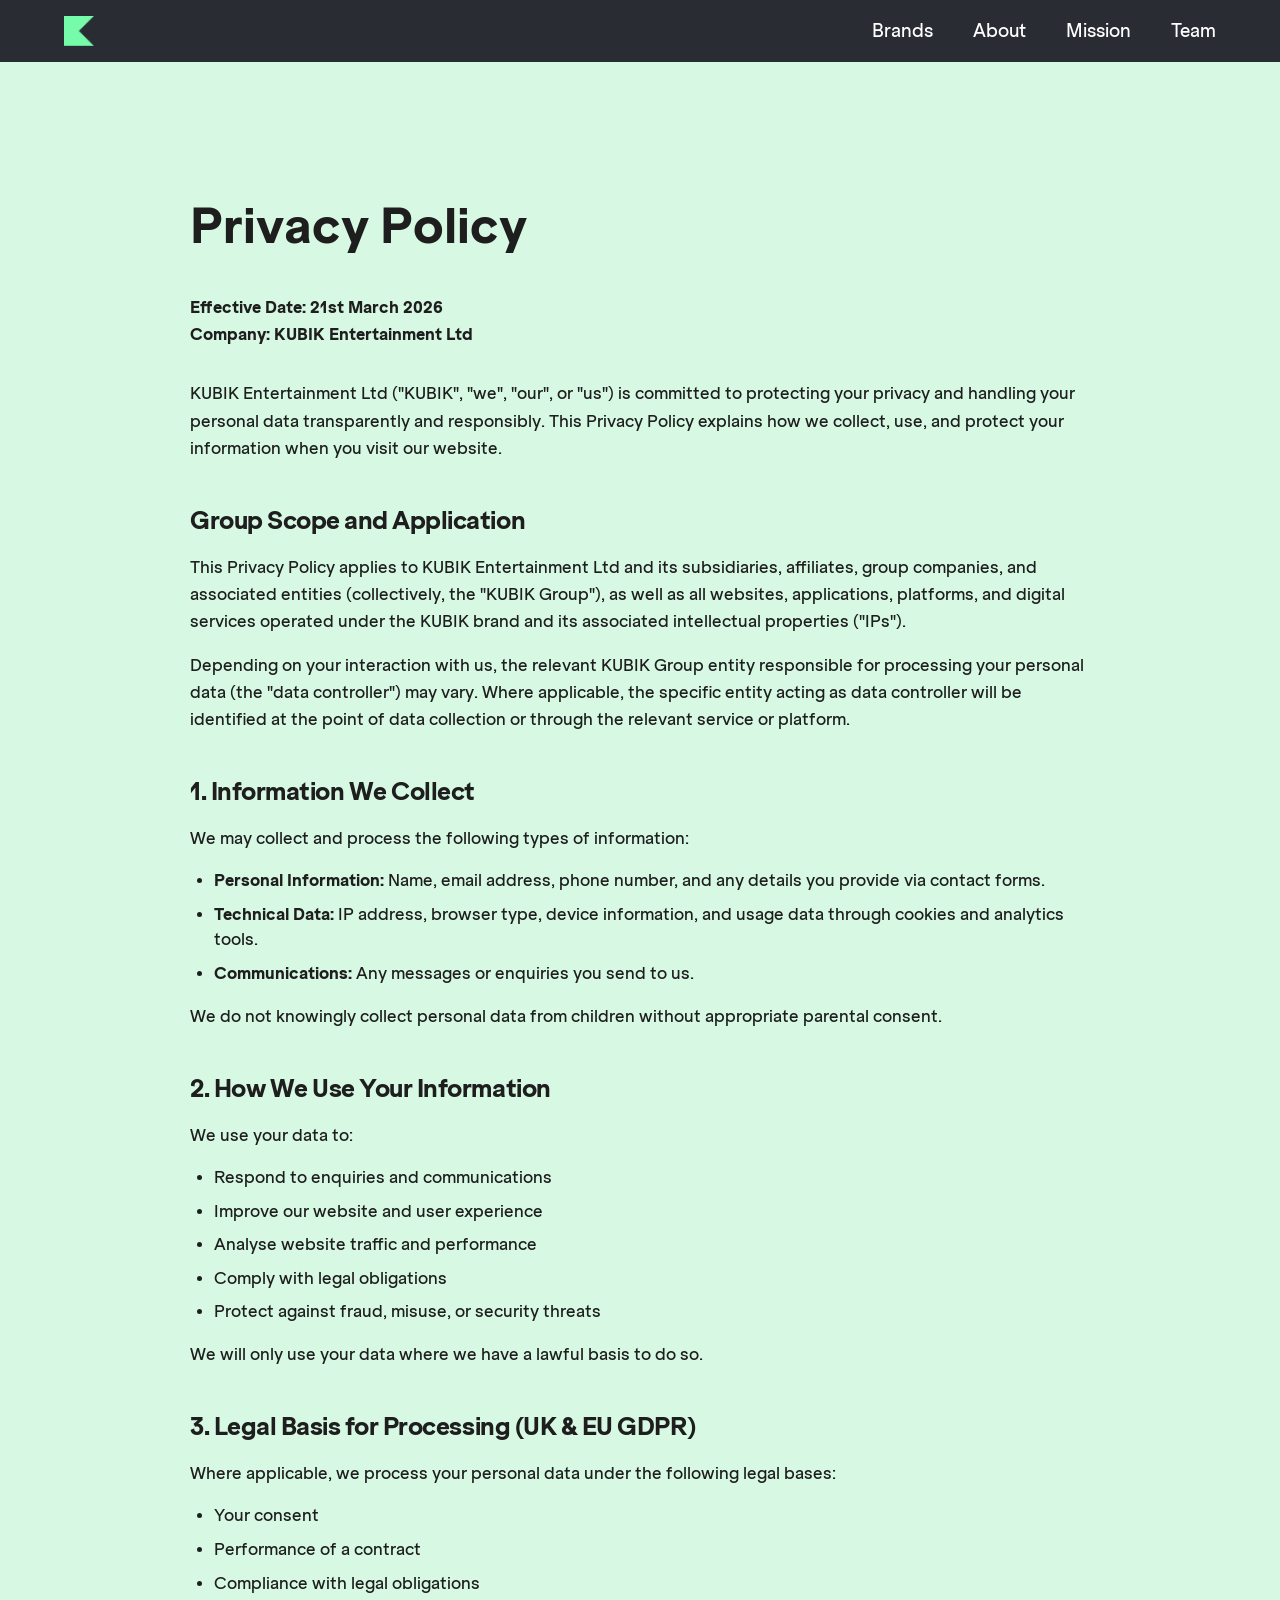
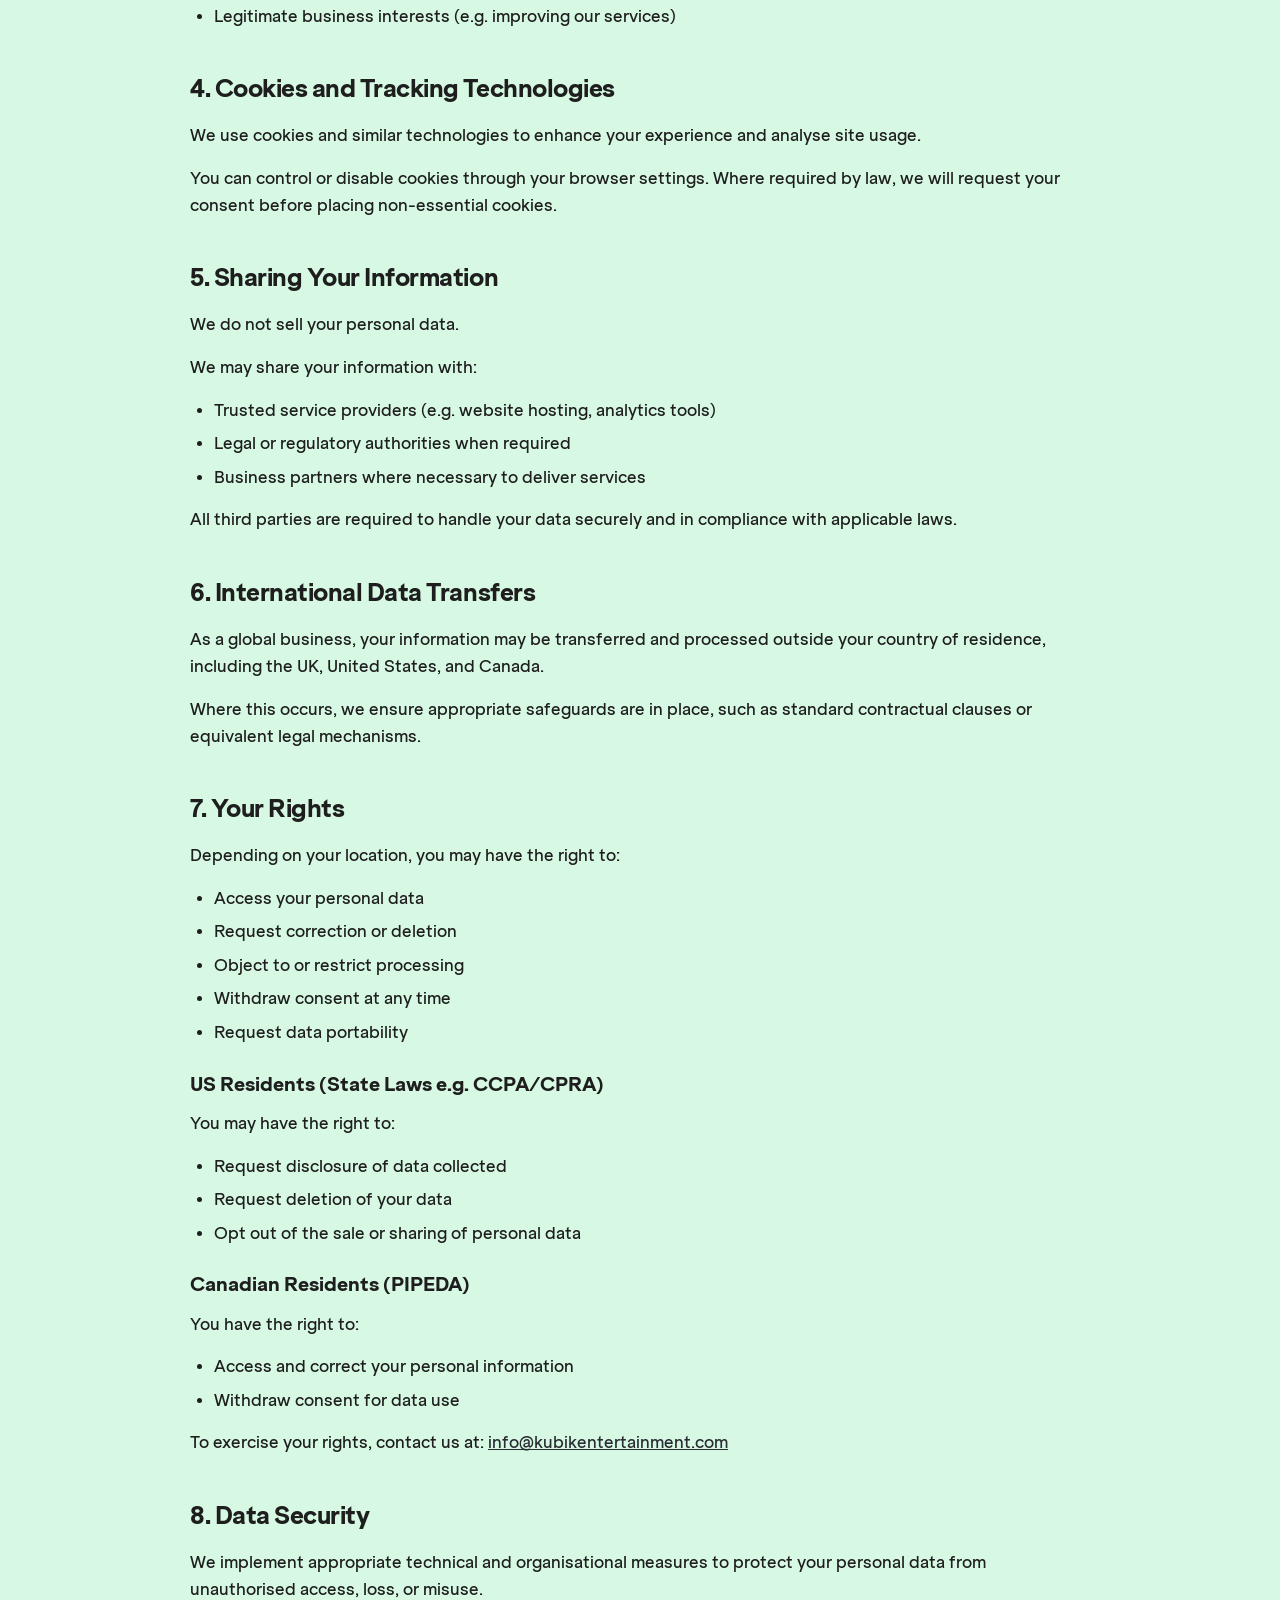
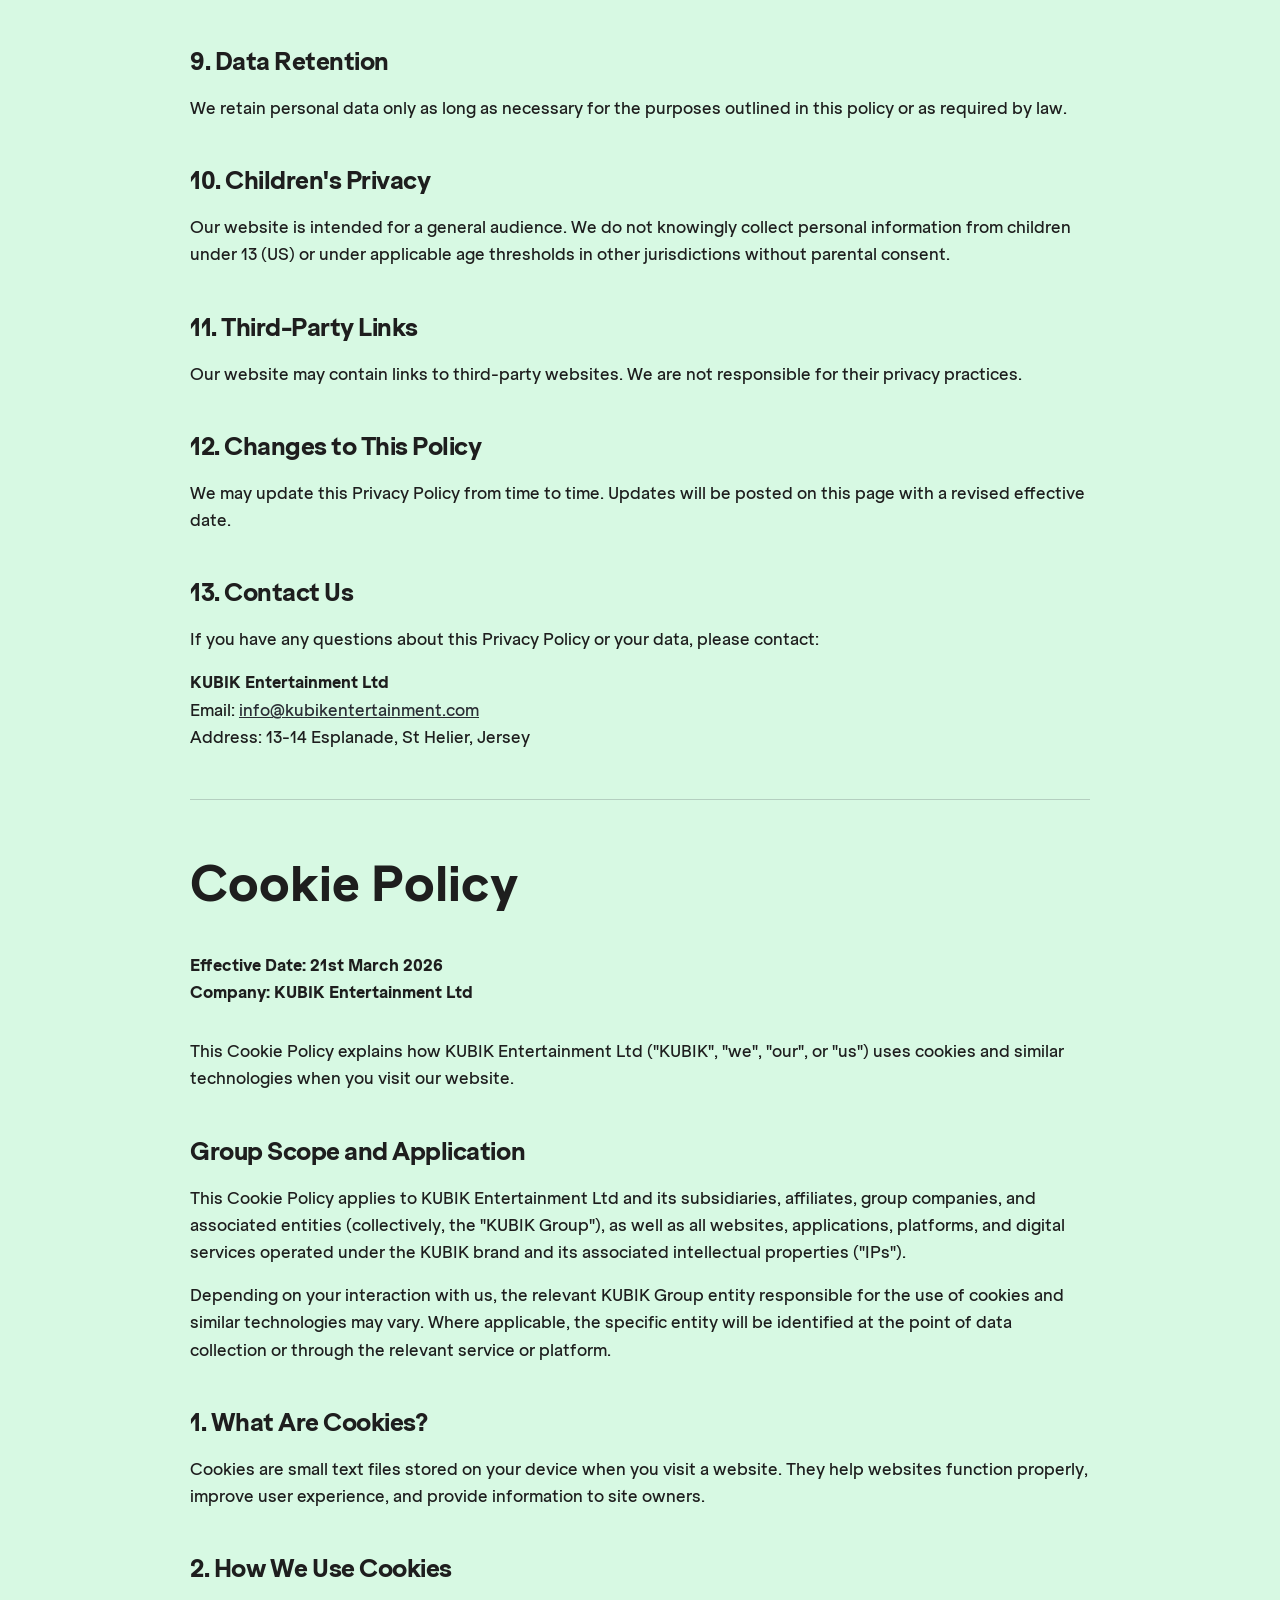
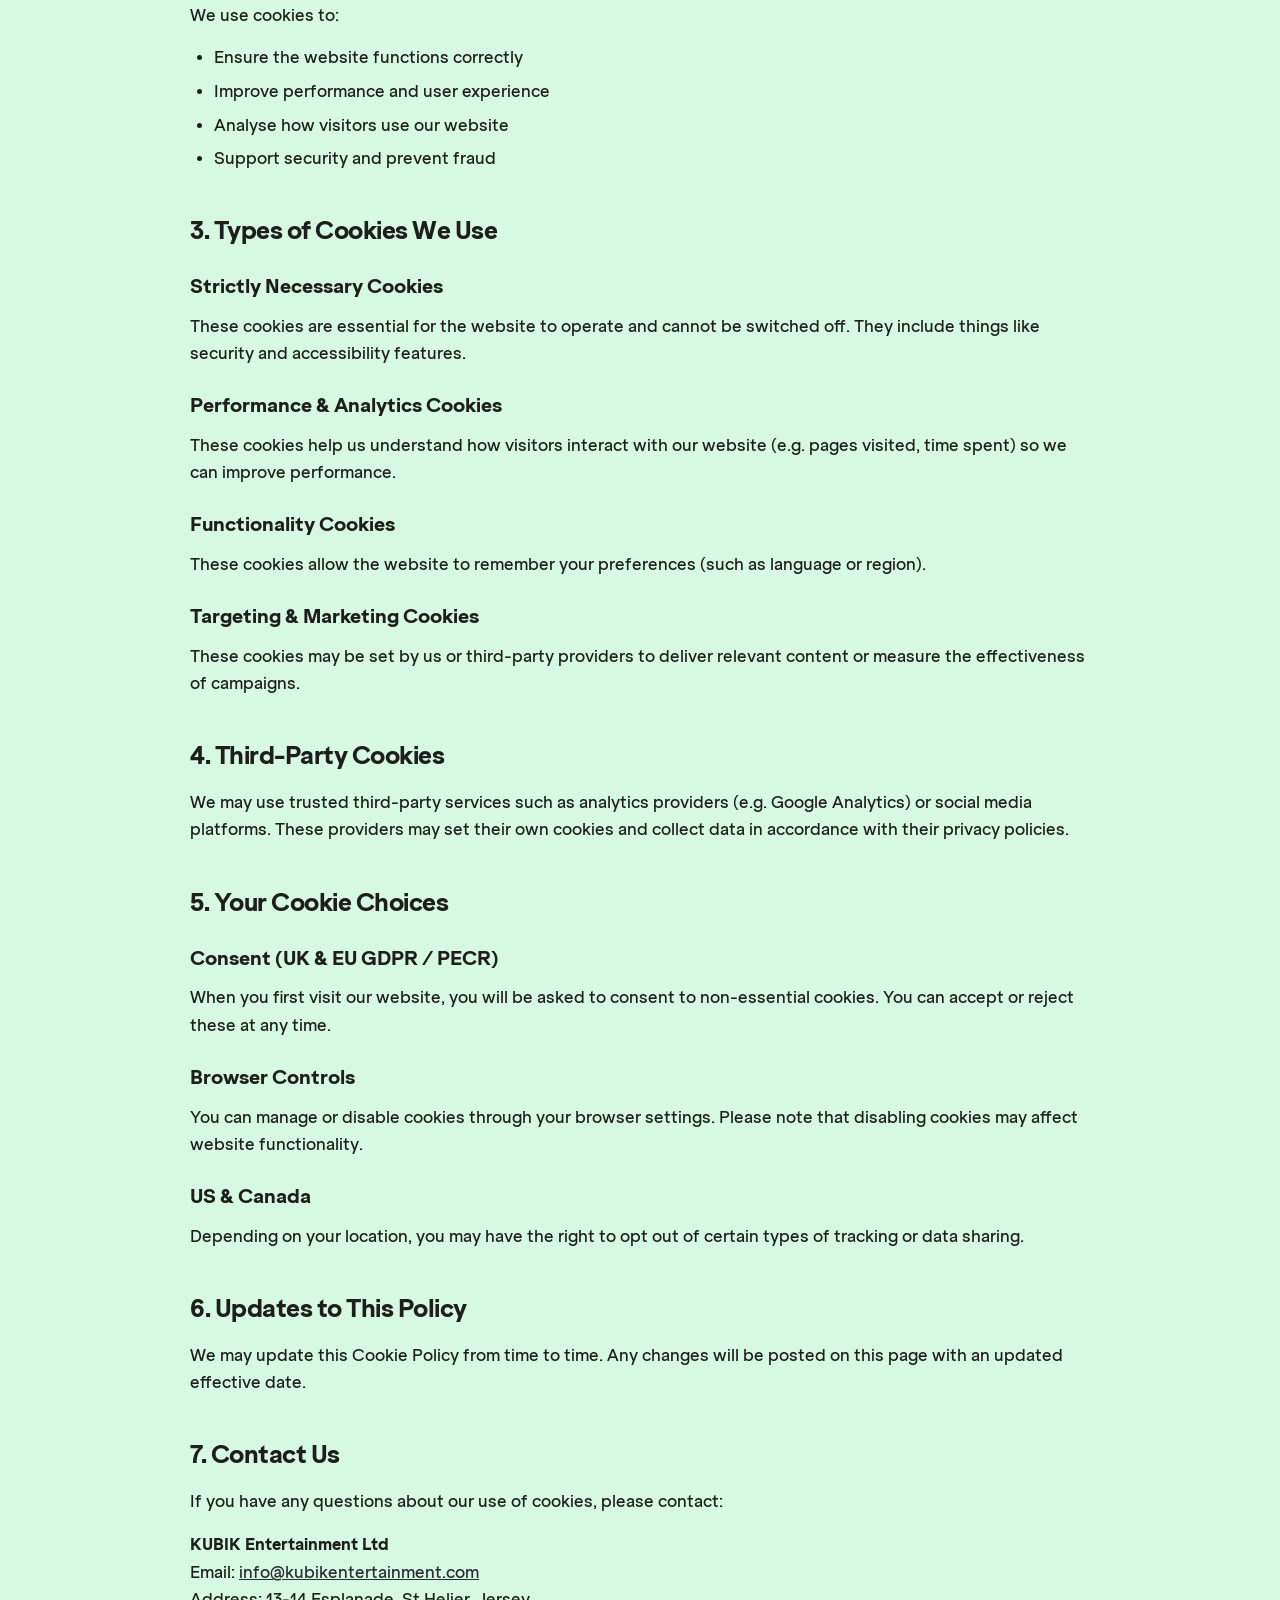
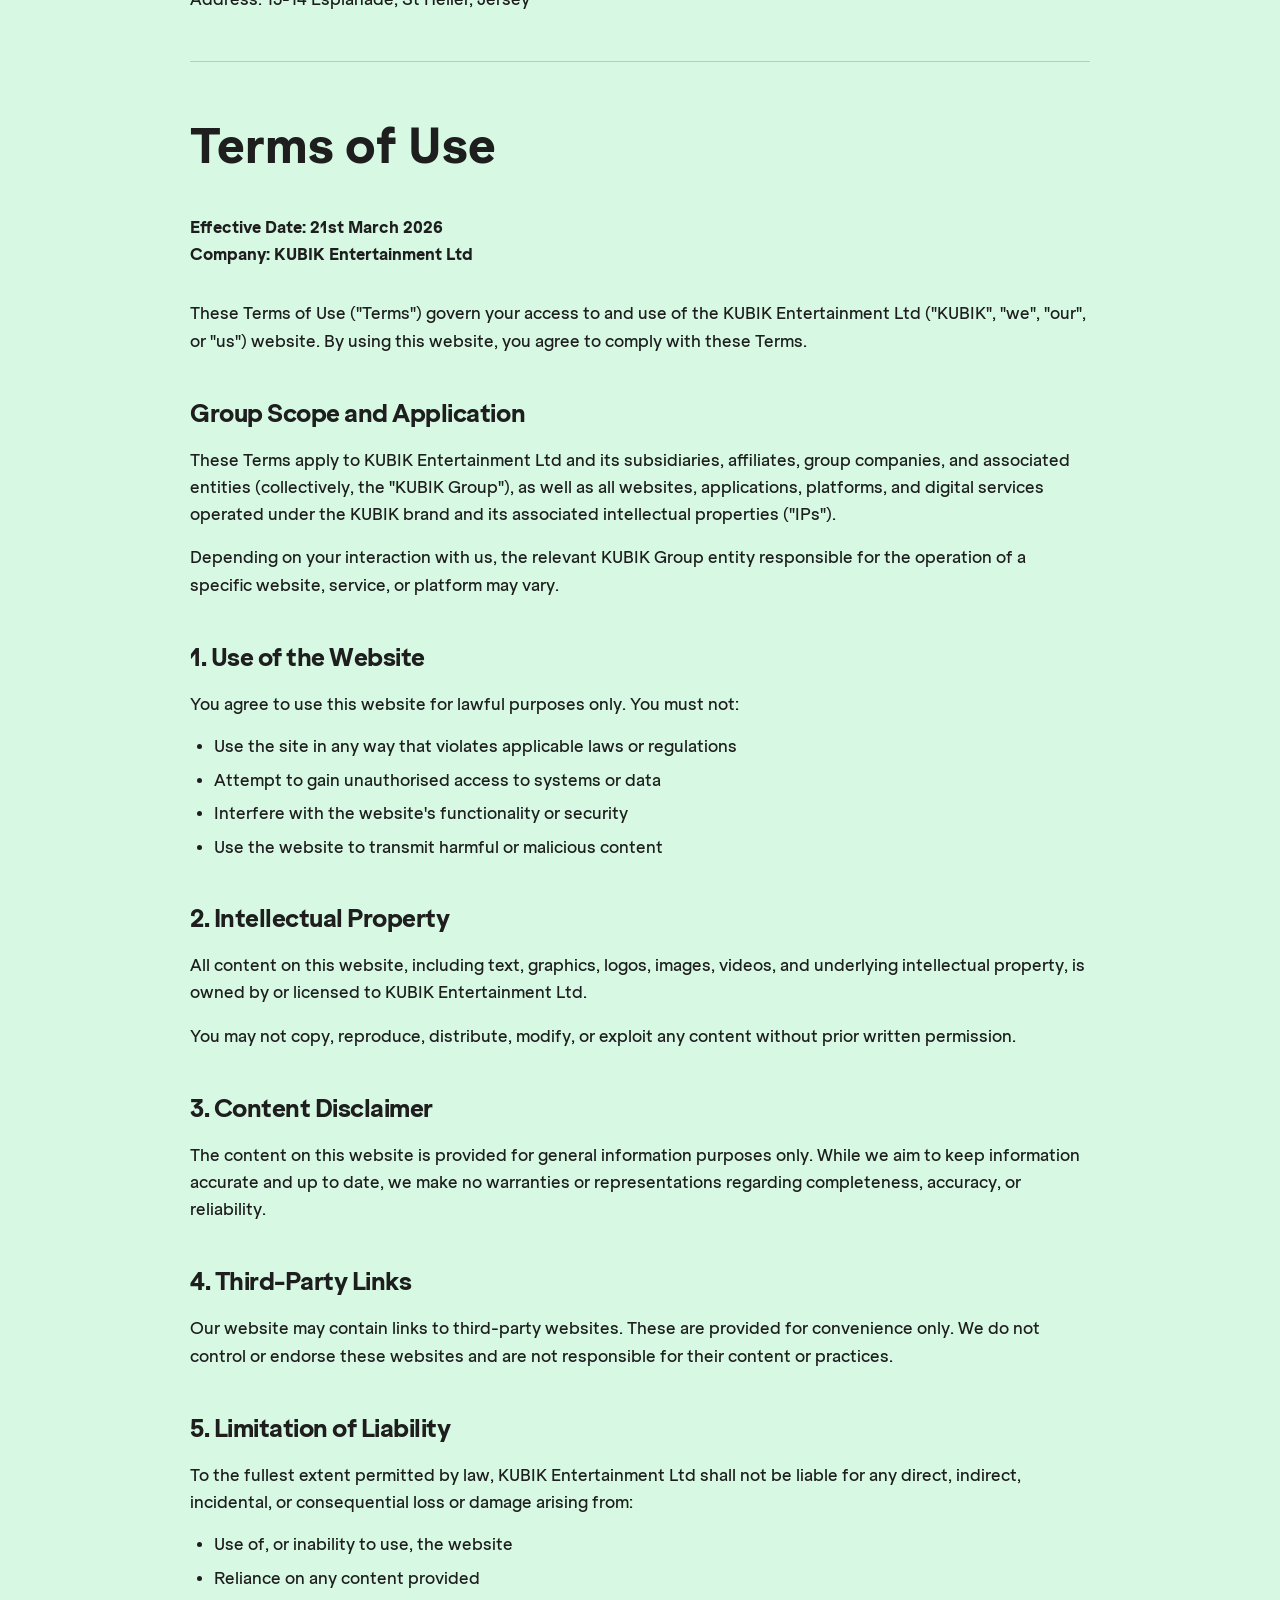
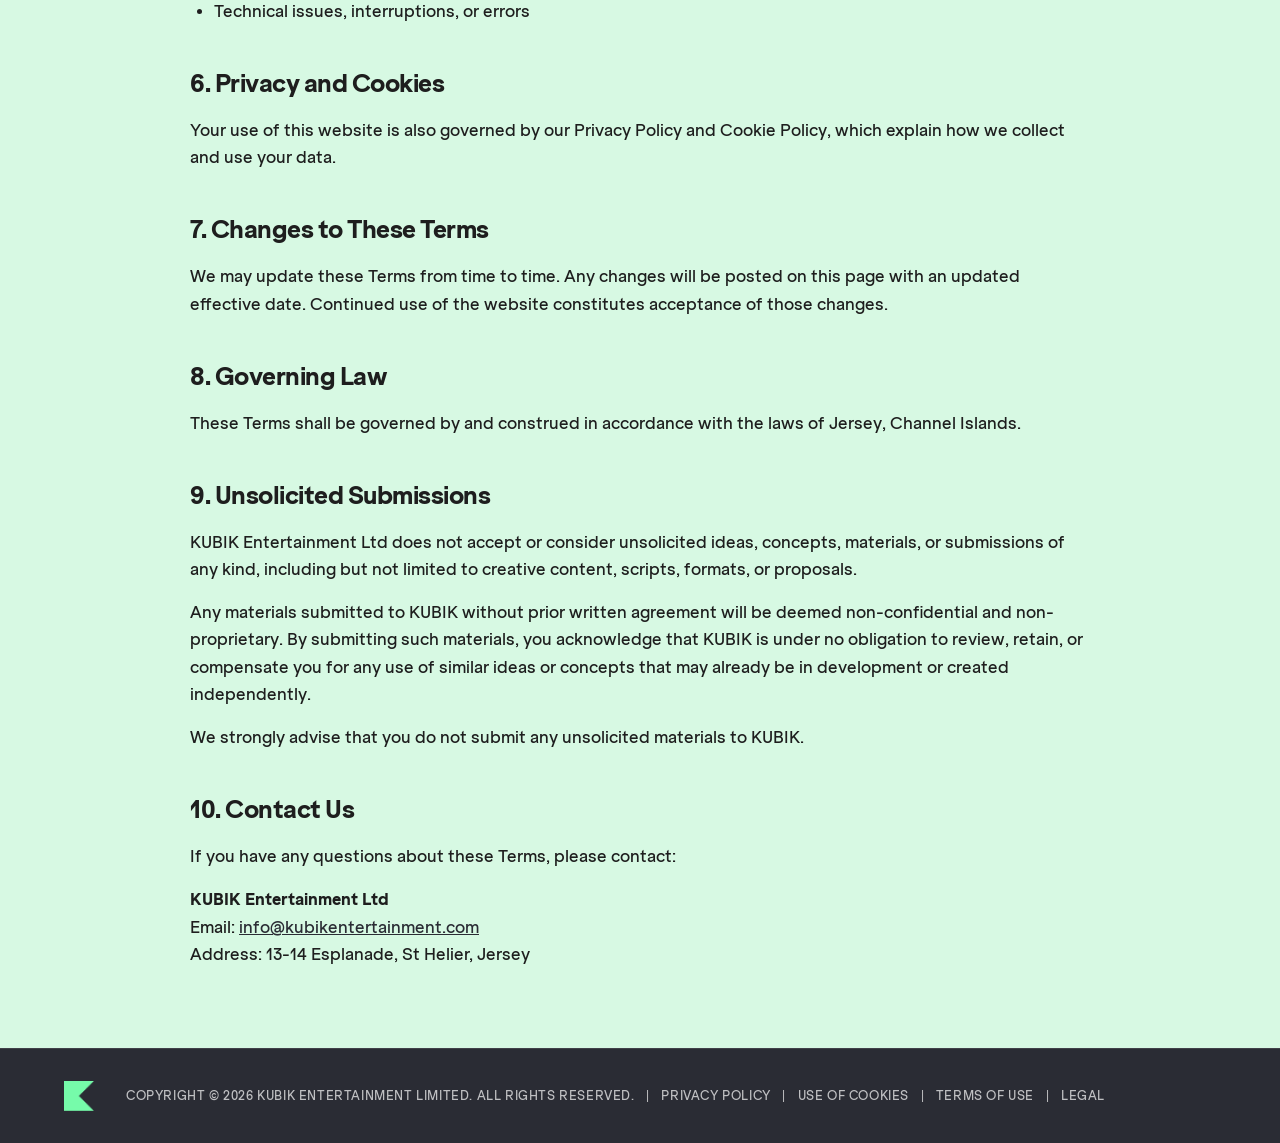
<file: privacy-policy.html>
<!DOCTYPE html>
<html lang="en">

<head>
    <meta charset="UTF-8">
    <meta name="viewport" content="width=device-width, initial-scale=1.0">
    <title>Privacy Policy - Kubik Entertainment</title>
    <link rel="stylesheet" href="style.css">
    <style>
        .legal-page {
            padding: 8rem 0 4rem;
            background-color: var(--light-green);
            min-height: 100vh;
        }

        .legal-page .container {
            max-width: 900px;
        }

        .legal-page h1 {
            font-size: 3rem;
            font-weight: 700;
            margin-bottom: 2rem;
            color: var(--text-dark);
        }

        .legal-page h2 {
            font-size: 1.5rem;
            font-weight: 700;
            margin-top: 2.5rem;
            margin-bottom: 1rem;
            color: var(--text-dark);
        }

        .legal-page h3 {
            font-size: 1.2rem;
            font-weight: 600;
            margin-top: 1.5rem;
            margin-bottom: 0.75rem;
            color: var(--text-dark);
        }

        .legal-page p {
            margin-bottom: 1rem;
            line-height: 1.7;
            color: var(--text-dark);
        }

        .legal-page ul {
            margin-bottom: 1rem;
            padding-left: 1.5rem;
        }

        .legal-page li {
            margin-bottom: 0.5rem;
            line-height: 1.6;
        }

        .legal-page .effective-date {
            font-weight: 600;
            margin-bottom: 2rem;
        }

        .legal-page hr {
            border: none;
            border-top: 1px solid var(--dark-charcoal);
            margin: 3rem 0;
            opacity: 0.2;
        }

        .legal-page a {
            color: var(--dark-charcoal);
            text-decoration: underline;
        }

        .legal-page a:hover {
            color: var(--brand-green);
        }
    </style>
</head>

<body>
    <header class="header">
        <div class="logo-icon">
            <a href="index.html">
                <img src="kubik img/icon header and footer.png" alt="Kubik Icon">
            </a>
        </div>
        <nav class="nav">
            <a href="index.html#brands">Brands</a>
            <a href="index.html#about">About</a>
            <a href="index.html#mission">Mission</a>
            <a href="index.html#team">Team</a>
        </nav>
        <button class="mobile-menu-btn" aria-label="Toggle menu">
            <span></span>
            <span></span>
            <span></span>
        </button>
    </header>

    <section class="legal-page">
        <div class="container">
            <h1>Privacy Policy</h1>
            <p class="effective-date">Effective Date: 21st March 2026<br>Company: KUBIK Entertainment Ltd</p>

            <p>KUBIK Entertainment Ltd ("KUBIK", "we", "our", or "us") is committed to protecting your privacy and handling your personal data transparently and responsibly. This Privacy Policy explains how we collect, use, and protect your information when you visit our website.</p>

            <h2>Group Scope and Application</h2>
            <p>This Privacy Policy applies to KUBIK Entertainment Ltd and its subsidiaries, affiliates, group companies, and associated entities (collectively, the "KUBIK Group"), as well as all websites, applications, platforms, and digital services operated under the KUBIK brand and its associated intellectual properties ("IPs").</p>
            <p>Depending on your interaction with us, the relevant KUBIK Group entity responsible for processing your personal data (the "data controller") may vary. Where applicable, the specific entity acting as data controller will be identified at the point of data collection or through the relevant service or platform.</p>

            <h2>1. Information We Collect</h2>
            <p>We may collect and process the following types of information:</p>
            <ul>
                <li><strong>Personal Information:</strong> Name, email address, phone number, and any details you provide via contact forms.</li>
                <li><strong>Technical Data:</strong> IP address, browser type, device information, and usage data through cookies and analytics tools.</li>
                <li><strong>Communications:</strong> Any messages or enquiries you send to us.</li>
            </ul>
            <p>We do not knowingly collect personal data from children without appropriate parental consent.</p>

            <h2>2. How We Use Your Information</h2>
            <p>We use your data to:</p>
            <ul>
                <li>Respond to enquiries and communications</li>
                <li>Improve our website and user experience</li>
                <li>Analyse website traffic and performance</li>
                <li>Comply with legal obligations</li>
                <li>Protect against fraud, misuse, or security threats</li>
            </ul>
            <p>We will only use your data where we have a lawful basis to do so.</p>

            <h2>3. Legal Basis for Processing (UK & EU GDPR)</h2>
            <p>Where applicable, we process your personal data under the following legal bases:</p>
            <ul>
                <li>Your consent</li>
                <li>Performance of a contract</li>
                <li>Compliance with legal obligations</li>
                <li>Legitimate business interests (e.g. improving our services)</li>
            </ul>

            <h2>4. Cookies and Tracking Technologies</h2>
            <p>We use cookies and similar technologies to enhance your experience and analyse site usage.</p>
            <p>You can control or disable cookies through your browser settings. Where required by law, we will request your consent before placing non-essential cookies.</p>

            <h2>5. Sharing Your Information</h2>
            <p>We do not sell your personal data.</p>
            <p>We may share your information with:</p>
            <ul>
                <li>Trusted service providers (e.g. website hosting, analytics tools)</li>
                <li>Legal or regulatory authorities when required</li>
                <li>Business partners where necessary to deliver services</li>
            </ul>
            <p>All third parties are required to handle your data securely and in compliance with applicable laws.</p>

            <h2>6. International Data Transfers</h2>
            <p>As a global business, your information may be transferred and processed outside your country of residence, including the UK, United States, and Canada.</p>
            <p>Where this occurs, we ensure appropriate safeguards are in place, such as standard contractual clauses or equivalent legal mechanisms.</p>

            <h2>7. Your Rights</h2>
            <p>Depending on your location, you may have the right to:</p>
            <ul>
                <li>Access your personal data</li>
                <li>Request correction or deletion</li>
                <li>Object to or restrict processing</li>
                <li>Withdraw consent at any time</li>
                <li>Request data portability</li>
            </ul>

            <h3>US Residents (State Laws e.g. CCPA/CPRA)</h3>
            <p>You may have the right to:</p>
            <ul>
                <li>Request disclosure of data collected</li>
                <li>Request deletion of your data</li>
                <li>Opt out of the sale or sharing of personal data</li>
            </ul>

            <h3>Canadian Residents (PIPEDA)</h3>
            <p>You have the right to:</p>
            <ul>
                <li>Access and correct your personal information</li>
                <li>Withdraw consent for data use</li>
            </ul>
            <p>To exercise your rights, contact us at: <a href="mailto:info@kubikentertainment.com">info@kubikentertainment.com</a></p>

            <h2>8. Data Security</h2>
            <p>We implement appropriate technical and organisational measures to protect your personal data from unauthorised access, loss, or misuse.</p>

            <h2>9. Data Retention</h2>
            <p>We retain personal data only as long as necessary for the purposes outlined in this policy or as required by law.</p>

            <h2>10. Children's Privacy</h2>
            <p>Our website is intended for a general audience. We do not knowingly collect personal information from children under 13 (US) or under applicable age thresholds in other jurisdictions without parental consent.</p>

            <h2>11. Third-Party Links</h2>
            <p>Our website may contain links to third-party websites. We are not responsible for their privacy practices.</p>

            <h2>12. Changes to This Policy</h2>
            <p>We may update this Privacy Policy from time to time. Updates will be posted on this page with a revised effective date.</p>

            <h2>13. Contact Us</h2>
            <p>If you have any questions about this Privacy Policy or your data, please contact:</p>
            <p><strong>KUBIK Entertainment Ltd</strong><br>
            Email: <a href="mailto:info@kubikentertainment.com">info@kubikentertainment.com</a><br>
            Address: 13-14 Esplanade, St Helier, Jersey</p>

            <hr>

            <h1>Cookie Policy</h1>
            <p class="effective-date">Effective Date: 21st March 2026<br>Company: KUBIK Entertainment Ltd</p>

            <p>This Cookie Policy explains how KUBIK Entertainment Ltd ("KUBIK", "we", "our", or "us") uses cookies and similar technologies when you visit our website.</p>

            <h2>Group Scope and Application</h2>
            <p>This Cookie Policy applies to KUBIK Entertainment Ltd and its subsidiaries, affiliates, group companies, and associated entities (collectively, the "KUBIK Group"), as well as all websites, applications, platforms, and digital services operated under the KUBIK brand and its associated intellectual properties ("IPs").</p>
            <p>Depending on your interaction with us, the relevant KUBIK Group entity responsible for the use of cookies and similar technologies may vary. Where applicable, the specific entity will be identified at the point of data collection or through the relevant service or platform.</p>

            <h2>1. What Are Cookies?</h2>
            <p>Cookies are small text files stored on your device when you visit a website. They help websites function properly, improve user experience, and provide information to site owners.</p>

            <h2>2. How We Use Cookies</h2>
            <p>We use cookies to:</p>
            <ul>
                <li>Ensure the website functions correctly</li>
                <li>Improve performance and user experience</li>
                <li>Analyse how visitors use our website</li>
                <li>Support security and prevent fraud</li>
            </ul>

            <h2>3. Types of Cookies We Use</h2>
            <h3>Strictly Necessary Cookies</h3>
            <p>These cookies are essential for the website to operate and cannot be switched off. They include things like security and accessibility features.</p>

            <h3>Performance & Analytics Cookies</h3>
            <p>These cookies help us understand how visitors interact with our website (e.g. pages visited, time spent) so we can improve performance.</p>

            <h3>Functionality Cookies</h3>
            <p>These cookies allow the website to remember your preferences (such as language or region).</p>

            <h3>Targeting & Marketing Cookies</h3>
            <p>These cookies may be set by us or third-party providers to deliver relevant content or measure the effectiveness of campaigns.</p>

            <h2>4. Third-Party Cookies</h2>
            <p>We may use trusted third-party services such as analytics providers (e.g. Google Analytics) or social media platforms. These providers may set their own cookies and collect data in accordance with their privacy policies.</p>

            <h2>5. Your Cookie Choices</h2>
            <h3>Consent (UK & EU GDPR / PECR)</h3>
            <p>When you first visit our website, you will be asked to consent to non-essential cookies. You can accept or reject these at any time.</p>

            <h3>Browser Controls</h3>
            <p>You can manage or disable cookies through your browser settings. Please note that disabling cookies may affect website functionality.</p>

            <h3>US & Canada</h3>
            <p>Depending on your location, you may have the right to opt out of certain types of tracking or data sharing.</p>

            <h2>6. Updates to This Policy</h2>
            <p>We may update this Cookie Policy from time to time. Any changes will be posted on this page with an updated effective date.</p>

            <h2>7. Contact Us</h2>
            <p>If you have any questions about our use of cookies, please contact:</p>
            <p><strong>KUBIK Entertainment Ltd</strong><br>
            Email: <a href="mailto:info@kubikentertainment.com">info@kubikentertainment.com</a><br>
            Address: 13-14 Esplanade, St Helier, Jersey</p>

            <hr>

            <h1>Terms of Use</h1>
            <p class="effective-date">Effective Date: 21st March 2026<br>Company: KUBIK Entertainment Ltd</p>

            <p>These Terms of Use ("Terms") govern your access to and use of the KUBIK Entertainment Ltd ("KUBIK", "we", "our", or "us") website. By using this website, you agree to comply with these Terms.</p>

            <h2>Group Scope and Application</h2>
            <p>These Terms apply to KUBIK Entertainment Ltd and its subsidiaries, affiliates, group companies, and associated entities (collectively, the "KUBIK Group"), as well as all websites, applications, platforms, and digital services operated under the KUBIK brand and its associated intellectual properties ("IPs").</p>
            <p>Depending on your interaction with us, the relevant KUBIK Group entity responsible for the operation of a specific website, service, or platform may vary.</p>

            <h2>1. Use of the Website</h2>
            <p>You agree to use this website for lawful purposes only. You must not:</p>
            <ul>
                <li>Use the site in any way that violates applicable laws or regulations</li>
                <li>Attempt to gain unauthorised access to systems or data</li>
                <li>Interfere with the website's functionality or security</li>
                <li>Use the website to transmit harmful or malicious content</li>
            </ul>

            <h2>2. Intellectual Property</h2>
            <p>All content on this website, including text, graphics, logos, images, videos, and underlying intellectual property, is owned by or licensed to KUBIK Entertainment Ltd.</p>
            <p>You may not copy, reproduce, distribute, modify, or exploit any content without prior written permission.</p>

            <h2>3. Content Disclaimer</h2>
            <p>The content on this website is provided for general information purposes only. While we aim to keep information accurate and up to date, we make no warranties or representations regarding completeness, accuracy, or reliability.</p>

            <h2>4. Third-Party Links</h2>
            <p>Our website may contain links to third-party websites. These are provided for convenience only. We do not control or endorse these websites and are not responsible for their content or practices.</p>

            <h2>5. Limitation of Liability</h2>
            <p>To the fullest extent permitted by law, KUBIK Entertainment Ltd shall not be liable for any direct, indirect, incidental, or consequential loss or damage arising from:</p>
            <ul>
                <li>Use of, or inability to use, the website</li>
                <li>Reliance on any content provided</li>
                <li>Technical issues, interruptions, or errors</li>
            </ul>

            <h2>6. Privacy and Cookies</h2>
            <p>Your use of this website is also governed by our Privacy Policy and Cookie Policy, which explain how we collect and use your data.</p>

            <h2>7. Changes to These Terms</h2>
            <p>We may update these Terms from time to time. Any changes will be posted on this page with an updated effective date. Continued use of the website constitutes acceptance of those changes.</p>

            <h2>8. Governing Law</h2>
            <p>These Terms shall be governed by and construed in accordance with the laws of Jersey, Channel Islands.</p>

            <h2>9. Unsolicited Submissions</h2>
            <p>KUBIK Entertainment Ltd does not accept or consider unsolicited ideas, concepts, materials, or submissions of any kind, including but not limited to creative content, scripts, formats, or proposals.</p>
            <p>Any materials submitted to KUBIK without prior written agreement will be deemed non-confidential and non-proprietary. By submitting such materials, you acknowledge that KUBIK is under no obligation to review, retain, or compensate you for any use of similar ideas or concepts that may already be in development or created independently.</p>
            <p>We strongly advise that you do not submit any unsolicited materials to KUBIK.</p>

            <h2>10. Contact Us</h2>
            <p>If you have any questions about these Terms, please contact:</p>
            <p><strong>KUBIK Entertainment Ltd</strong><br>
            Email: <a href="mailto:info@kubikentertainment.com">info@kubikentertainment.com</a><br>
            Address: 13-14 Esplanade, St Helier, Jersey</p>
        </div>
    </section>

    <footer class="footer">
        <div class="container footer-content">
            <div class="footer-icon">
                <img src="kubik img/icon header and footer.png" alt="Kubik Icon">
            </div>
            <div class="footer-text">
                <p>COPYRIGHT &copy; 2026 KUBIK ENTERTAINMENT LIMITED. ALL RIGHTS RESERVED. <span
                        class="footer-pipe">|</span> <a href="privacy-policy.html">PRIVACY POLICY</a> <span class="footer-pipe">|</span>
                    <a href="privacy-policy.html#cookie-policy">USE OF COOKIES</a> <span class="footer-pipe">|</span> <a href="privacy-policy.html#terms-of-use">TERMS OF USE</a> <span
                        class="footer-pipe">|</span> <a href="#">LEGAL</a>
                </p>
            </div>
        </div>
    </footer>

    <script>
        const mobileMenuBtn = document.querySelector('.mobile-menu-btn');
        const nav = document.querySelector('.nav');

        mobileMenuBtn.addEventListener('click', () => {
            nav.classList.toggle('active');
            mobileMenuBtn.classList.toggle('active');
        });

        document.querySelectorAll('.nav a').forEach(link => {
            link.addEventListener('click', () => {
                nav.classList.remove('active');
                mobileMenuBtn.classList.remove('active');
            });
        });
    </script>
</body>

</html>
</file>
<file: style.css>
@font-face {
    font-family: 'ESKlarheitGrotesk';
    src: url('ESKlarheithGrotesk font/ESKlarheitGrotesk-Md.ttf') format('truetype');
    font-weight: 400;
    font-style: normal;
}

@font-face {
    font-family: 'ESKlarheitGrotesk';
    src: url('ESKlarheithGrotesk font/ESKlarheitGrotesk-Xbd.ttf') format('truetype');
    font-weight: 700;
    font-style: normal;
}

:root {
    --brand-green: #6BEA9D;
    --dark-charcoal: #2A2C34;
    --light-green: #D7F9E3;
    --text-white: #FFFFFF;
    --text-dark: #1E1E1E;
    --font-main: 'ESKlarheitGrotesk', sans-serif;
}

* {
    margin: 0;
    padding: 0;
    box-sizing: border-box;
}

body {
    font-family: var(--font-main);
    color: var(--text-dark);
    line-height: 1.5;
    overflow-x: clip;
}

.container {
    width: 90%;
    max-width: 1200px;
    margin: 0 auto;
}

img {
    max-width: 100%;
    display: block;
}

a {
    text-decoration: none;
    color: inherit;
}

h2 {
    font-size: 3rem;
    font-weight: 700;
    margin-bottom: 2rem;
    letter-spacing: -0.02em;
}

/* Header */
.header {
    background-color: var(--dark-charcoal);
    display: flex;
    justify-content: space-between;
    align-items: center;
    padding: 1rem calc((100vw - min(90vw, 1200px)) / 2);
    position: sticky;
    top: 0;
    z-index: 100;
}

.logo-icon img {
    height: 30px;
}

.nav {
    display: flex;
    gap: 2.5rem;
}

.nav a {
    color: var(--text-white);
    font-weight: 500;
    font-size: 1.1rem;
    position: relative;
    transition: color 0.3s;
}

.nav a:hover {
    color: var(--brand-green);
}

.mobile-menu-btn {
    display: none;
    background: none;
    border: none;
    cursor: pointer;
    flex-direction: column;
    gap: 6px;
    z-index: 101;
}

.mobile-menu-btn span {
    width: 30px;
    height: 3px;
    background-color: var(--text-white);
    transition: 0.3s;
}

/* Hero */
.hero {
    background-color: var(--brand-green);
    background-image: url('kubik img/background sec 01.png');
    background-size: cover;
    background-position: center;
    background-repeat: no-repeat;
    padding: 8rem calc((100vw - min(90vw, 1200px)) / 2);
    display: flex;
    justify-content: end;
    align-items: center;
    min-height: 480px;
}

.hero-content {
    max-width: 630px;
    text-align: left;
}

.main-logo {
    width: 330px;
    margin-bottom: 2rem;
}

.hero-content h1 {
    font-size: 2.6rem;
    font-weight: 700;
    line-height: 1.2;
    color: var(--text-dark);
}

/* Showreel */
.showreel {
    background-color: var(--light-green);
    padding: 5rem 0 6rem;
}

.showreel h2 {
    color: var(--text-dark);
}

.video-container {
    border-radius: 20px;
    overflow: hidden;
    position: relative;
    box-shadow: 0 20px 40px rgba(0, 0, 0, 0.1);
}

/* About */
.about {
    background-color: var(--dark-charcoal);
    color: var(--text-white);
    padding: 6rem 0;
    position: relative;
    margin-top: -3vw;
    margin-bottom: -3vw;
    clip-path: polygon(0 4vw, 100% 0, 100% calc(100% - 4vw), 0 100%);
    z-index: 10;
}

.about h2 {
    margin-top: 2rem;
}

.about p {
    font-size: 1.15rem;
    font-weight: 400;
    line-height: 1.6;
    max-width: 100%;
    margin-bottom: 2rem;
}

/* Brands */
.brands {
    background-color: var(--text-white);
    padding: 8rem 0 5rem;
}

.filters {
    display: flex;
    align-items: center;
    flex-wrap: wrap;
    gap: 1rem;
    margin-bottom: 3rem;
}

.filter-label {
    font-weight: 700;
    font-size: 0.9rem;
    letter-spacing: 0.05em;
    margin-right: 0.5rem;
}

.filter-btn {
    background: none;
    border: 1px solid var(--text-dark);
    border-radius: 40px;
    padding: 0.5rem 1.5rem;
    font-family: var(--font-main);
    font-weight: 500;
    font-size: 0.9rem;
    cursor: pointer;
    transition: all 0.3s;
}

.filter-btn.active,
.filter-btn:hover {
    background-color: var(--dark-charcoal);
    color: var(--text-white);
    border-color: var(--dark-charcoal);
}

.brand-grid {
    display: grid;
    grid-template-columns: repeat(3, 1fr);
    gap: 2rem;
}

.brand-card {
    background-color: #B3FCD0;
    border-radius: 24px;
    overflow: hidden;
    display: flex;
    flex-direction: column;
    transition: transform 0.3s ease;
    position: relative;
}

.brand-card:hover {
    transform: translateY(-5px);
}

.brand-image-wrapper {
    position: relative;
    width: 100%;
}

.brand-image-wrapper .brand-bg {
    width: 100%;
    aspect-ratio: 1.1;
    object-fit: cover;
    max-height: 300px;
    display: block;
}

.brand-image-wrapper .brand-logo-floating {
    position: absolute;
    bottom: -20px;
    left: 50%;
    transform: translateX(-50%);
    width: 75%;
    max-width: 250px;
    z-index: 10;
    transition: transform 0.3s ease;
    filter: drop-shadow(0 15px 15px rgba(0, 0, 0, 0.4));
}

.brand-card:hover .brand-logo-floating {
    transform: translate(-50%, -10px) scale(1.05);
}

.brand-info {
    padding: 1.5rem;
    text-align: center;
    background-color: #B3FCD0;
}

.brand-info h3 {
    font-size: 1.5rem;
    font-weight: 700;
    margin-bottom: 1rem;
}

.btn-outline {
    display: inline-block;
    border: 1px solid var(--text-dark);
    border-radius: 30px;
    padding: 0.5rem 1.5rem;
    font-size: 0.85rem;
    font-weight: 600;
    letter-spacing: 0.05em;
    transition: all 0.3s;
}

.btn-outline:hover {
    background-color: var(--text-dark);
    color: var(--text-white);
}

/* Mission */
.mission {
    background-color: var(--brand-green);
    padding: 6rem 0;
    position: relative;
    margin-top: -3vw;
    margin-bottom: -3vw;
    clip-path: polygon(0 4vw, 100% 0, 100% calc(100% - 4vw), 0 100%);
    z-index: 10;
}

.mission p {
    font-size: 1.4rem;
    font-weight: 500;
    line-height: 1.5;
    max-width: 100%;
}

/* Team */
.team {
    padding: 5rem 0;
    background-color: var(--text-white);
}

.team-slider-wrapper {
    overflow: hidden;
    width: 90%;
    margin: 0 auto;
}

.team-grid {
    display: flex;
    position: relative;
    transition: transform 0.5s ease-in-out;
}

.team-member {
    text-align: center;
    flex: 0 0 100%;
    width: 100%;
    min-width: 100%;
    flex-shrink: 0;
    padding: 0 1.5rem;
}

@media (min-width: 768px) {
    .team-member {
        flex: 0 0 50%;
        width: 50%;
        min-width: 50%;
    }
}

@media (min-width: 1024px) {
    .team-member {
        flex: 0 0 33.3333%;
        width: 33.3333%;
        min-width: 33.3333%;
    }
}

.team-member img {
    width: 180px;
    height: 180px;
    border-radius: 50%;
    object-fit: cover;
    margin: 0 auto 1.5rem;
    filter: grayscale(100%);
}

.team-member h3 {
    font-size: 1.5rem;
    font-weight: 700;
    margin-bottom: 0.5rem;
}

.team-member h4 {
    font-size: 0.9rem;
    font-weight: 600;
    letter-spacing: 0.1em;
    color: #666;
    margin-bottom: 1rem;
}

.team-member p {
    font-size: 0.95rem;
    line-height: 1.6;
    color: #444;
}

.team-arrow {
    position: absolute;
    top: 50%;
    transform: translateY(-50%);
    cursor: pointer;
    z-index: 10;
}

.team-arrow-prev {
    left: 0;
}

.team-arrow-next {
    right: 0;
}

/* Contact */
.contact {
    display: flex;
    background-color: var(--dark-charcoal);
    color: var(--text-white);
}

.contact-left {
    flex: 1;
    background-color: var(--brand-green);
    background-image: url('kubik img/contact background.png');
    background-size: cover;
    background-position: center;
    position: relative;
    padding: 8rem 5% 8rem calc((100vw - min(90vw, 1200px)) / 2);
    display: flex;
    align-items: center;
    justify-content: center;
    clip-path: polygon(0 0, 100% 0, 85% 100%, 0% 100%);
    margin-right: -15%;
    z-index: 2;
}

.contact-left-content {
    max-width: 400px;
    padding-right: 4rem;
}

.contact-left h2 {
    color: var(--text-dark);
    font-size: 2.7rem;
    line-height: 0.9;
    font-weight: 800;
    margin-bottom: 4rem;
}

.disclaimer {
    color: var(--text-dark);
    font-size: 0.8rem;
    opacity: 0.8;
}

.disclaimer a {
    text-decoration: underline;
}

.contact-right {
    flex: 1;
    padding: 6rem calc((100vw - min(90vw, 1200px)) / 2) 6rem 15%;
    display: flex;
    align-items: center;
    z-index: 1;
}

.contact-form {
    width: 100%;
    max-width: 450px;
}

.form-group {
    margin-bottom: 2rem;
}

.form-group label {
    display: block;
    font-size: 0.85rem;
    font-weight: 700;
    margin-bottom: 0.5rem;
    letter-spacing: 0.05em;
}

.form-group input,
.form-group textarea {
    width: 100%;
    background: transparent;
    border: none;
    border-bottom: 1px solid rgba(255, 255, 255, 0.3);
    color: var(--text-white);
    font-family: var(--font-main);
    font-size: 1rem;
    padding: 0.5rem 0;
    transition: border-color 0.3s;
}

.form-group input:focus,
.form-group textarea:focus {
    outline: none;
    border-bottom-color: var(--brand-green);
}

.submit-btn {
    background: none;
    border: none;
    color: var(--text-white);
    font-family: var(--font-main);
    font-size: 1rem;
    font-weight: 600;
    cursor: pointer;
    display: flex;
    align-items: center;
    justify-content: flex-end;
    width: 100%;
    margin-top: 1rem;
    transition: color 0.3s;
}

.submit-btn:hover {
    color: var(--brand-green);
}

/* Footer */
.footer {
    background-color: var(--dark-charcoal);
    color: var(--text-white);
    padding: 2rem 0;
    border-top: 1px solid rgba(255, 255, 255, 0.1);
}

.footer-content {
    display: flex;
    align-items: center;
}

.footer-icon {
    margin-right: 2rem;
}

.footer-icon img {
    height: 30px;
}

.footer-text p {
    font-size: 0.75rem;
    color: rgba(255, 255, 255, 0.7);
    letter-spacing: 0.05em;
}

.footer-text a {
    transition: color 0.3s;
}

.footer-text a:hover {
    color: var(--brand-green);
}

.footer-pipe {
    margin: 0 0.5rem;
}

/* Responsive Brands movil*/
@media (max-width: 768px) {
    .filter-category {
        width: 100%;
    }

    #brands .filters button:last-child {
        width: 100%;
    }

    #brands .filter-btn.active {
        width: 50%;
    }

    .brand-card {
        margin: 0px 30px;
    }
}

/* Responsive Variables */
@media (max-width: 1024px) {
    .contact-left {
        clip-path: polygon(0 0, 100% 0, 90% 100%, 0% 100%);
        margin-right: -10%;
    }

    .contact-left-content {
        padding-right: 2rem;
    }

    .contact-right {
        padding-left: 12%;
    }

    .brand-grid {
        grid-template-columns: repeat(2, 1fr);
    }

    h2 {
        font-size: 2.5rem;
    }

    .team-grid {
        gap: 1.5rem;
    }
}

@media (max-width: 768px) {
    .nav {
        position: fixed;
        top: 60px;
        left: 0;
        width: 100%;
        background-color: var(--dark-charcoal);
        flex-direction: column;
        align-items: center;
        padding: 2rem 0;
        clip-path: circle(0 at top right);
        transition: clip-path 0.4s ease-out;
    }

    .nav.active {
        clip-path: circle(150% at top right);
    }

    .mobile-menu-btn {
        display: flex;
    }

    .mobile-menu-btn.active span:nth-child(1) {
        transform: translateY(9px) rotate(45deg);
    }

    .mobile-menu-btn.active span:nth-child(2) {
        opacity: 0;
    }

    .mobile-menu-btn.active span:nth-child(3) {
        transform: translateY(-9px) rotate(-45deg);
    }

    .hero {
        justify-content: end;
        padding: 6rem 5%;
        text-align: center;
    }

    .hero-content {
        display: flex;
        flex-direction: column;
        align-items: center;
    }

    .about {
        clip-path: polygon(0 2vw, 100% 0, 100% calc(100% - 2vw), 0 100%);
        padding: 4rem 0;
    }

    .mission {
        clip-path: polygon(0 2vw, 100% 0, 100% calc(100% - 2vw), 0 100%);
        padding: 4rem 0;
    }

    .brand-grid {
        grid-template-columns: 1fr;
    }


    .contact {
        flex-direction: column;
    }

    .contact-left {
        clip-path: none;
        margin-right: 0;
        padding: 4rem 5%;
        justify-content: center;
    }

    .contact-left-content {
        padding-right: 0;
        text-align: center;
    }

    .contact-left-content h2 {
        padding: 20px;
        margin-top: 4rem;
    }

    .contact-right {
        padding: 4rem 5%;
    }

    .footer-content {
        flex-direction: column;
        text-align: center;
        gap: 1.5rem;
    }

    .footer-icon {
        margin-right: 0;
    }

    .footer-pipe {
        display: none;
    }

    .footer-text a {
        display: block;
        margin-top: 0.5rem;
    }
}

/* ==========================================================================
   IP Inner Page (Mini Motor Bugs)
   ========================================================================== */

.ip-hero {
    background-color: #FFB81C;
    padding: 6rem calc((100vw - min(90vw, 1200px)) / 2) 7rem;
    position: relative;
    clip-path: polygon(0 0, 100% 0, 100% 100%, 0 calc(100% - 6vw));
    margin-bottom: -5.5vw;
    z-index: 10;
}

.ip-hero-grid {
    display: grid;
    grid-template-columns: 1fr 1fr;
    gap: 4rem;
    align-items: center;
}

.ip-hero-left h1 {
    font-size: 3.5rem;
    font-weight: 700;
    line-height: 1.1;
    color: var(--dark-charcoal);
    margin-bottom: 2rem;
}

.ip-social-links {
    display: flex;
    gap: 1.5rem;
}

.social-icon {
    width: 3.5rem;
    height: 3.5rem;
    border-radius: 50%;
    background-color: var(--dark-charcoal);
    color: #FFB81C;
    display: flex;
    align-items: center;
    justify-content: center;
    text-decoration: none;
    transition: transform 0.3s;
}

.social-icon svg {
    width: 2rem;
    height: 2rem;
}

.social-icon:hover {
    transform: scale(1.1);
}

.ip-hero-right img {
    max-width: 100%;
    height: auto;
}

.ip-trailer {
    background-color: var(--dark-charcoal);
    padding: 8.5rem calc((100vw - min(90vw, 1200px)) / 2) 7rem;
    position: relative;
    clip-path: polygon(0 0, 100% 6vw, 100% 100%, 0 calc(100% - 6vw));
    margin-bottom: -5.5vw;
    z-index: 9;
}

.ip-trailer h2 {
    color: #FFB81C;
    font-size: 3rem;
    margin-bottom: 3rem;
    font-weight: 700;
}

.trailer-image-wrapper img {
    width: 100%;
    height: auto;
    display: block;
}

.ip-about {
    background-color: var(--text-white);
    padding: 8.5rem calc((100vw - min(90vw, 1200px)) / 2) 6rem;
    position: relative;
    clip-path: polygon(0 0, 100% 6vw, 100% 100%, 0 100%);
    z-index: 8;
}

.ip-about-grid {
    display: grid;
    grid-template-columns: 1.2fr 1fr;
    gap: 4rem;
    align-items: center;
}

.ip-about-left h2 {
    font-size: 3rem;
    color: var(--dark-charcoal);
    margin-bottom: 2rem;
    font-weight: 700;
}

.ip-about-left p {
    font-size: 1.3rem;
    color: var(--dark-charcoal);
    font-weight: 700;
    margin-bottom: 1.5rem;
    line-height: 1.3;
}

.ip-about-right img {
    width: 100%;
    height: auto;
}

/* Response Media Queries for IP Template */
@media (max-width: 900px) {
    .ip-hero {
        clip-path: polygon(0 0, 100% 0, 100% 100%, 0 calc(100% - 3vw));
    }

    .ip-trailer {
        clip-path: polygon(0 0, 100% 3vw, 100% 100%, 0 calc(100% - 3vw));
    }

    .ip-about {
        clip-path: polygon(0 0, 100% 3vw, 100% 100%, 0 100%);
    }

    .ip-hero-grid,
    .ip-about-grid {
        grid-template-columns: 1fr;
        text-align: center;
    }

    .ip-social-links {
        justify-content: center;
    }

    .ip-hero-left h1 {
        font-size: 2.5rem;
    }

    .ip-hero,
    .ip-trailer,
    .ip-about {
        padding-top: 4rem;
        padding-bottom: 6rem;
    }
}
</file>
